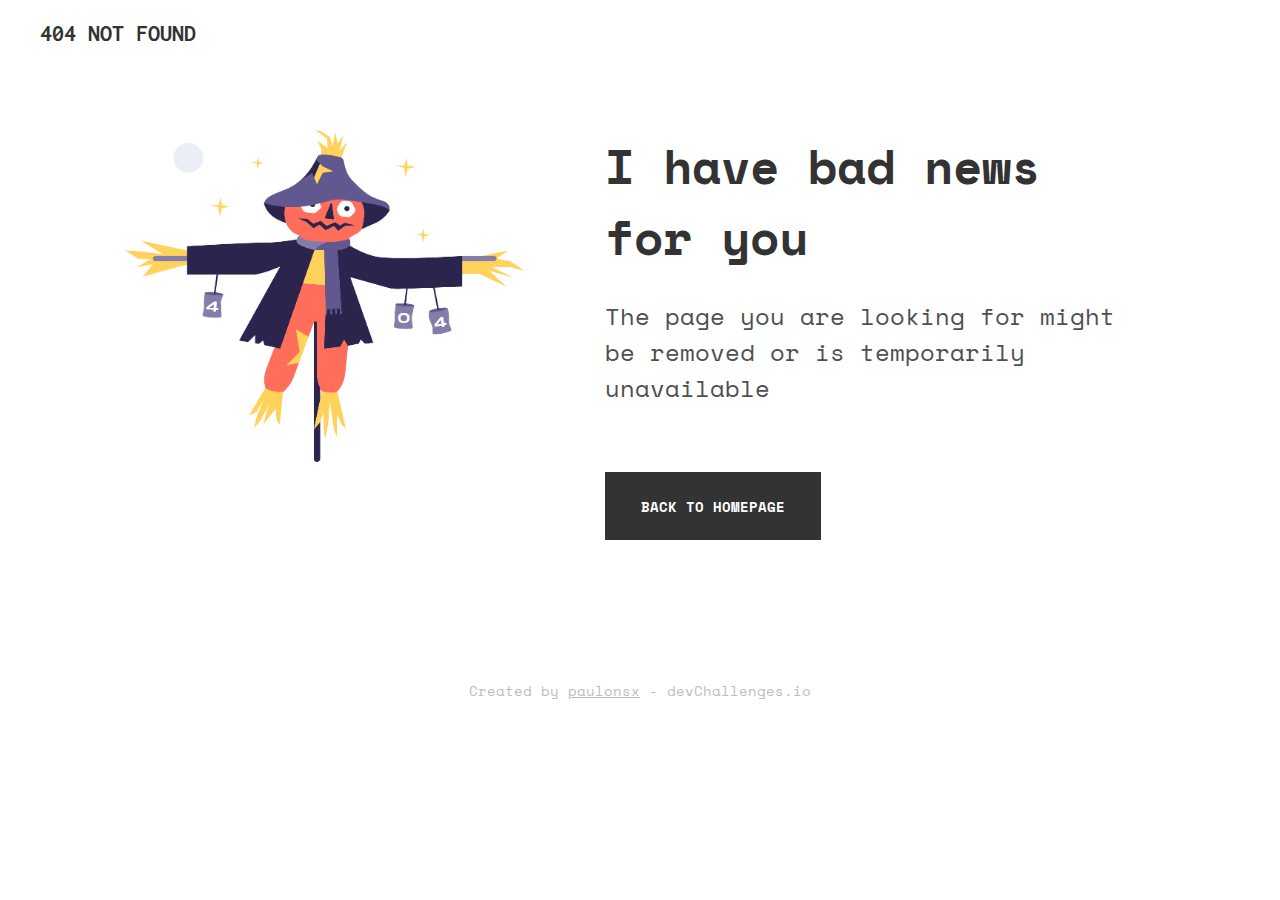
<file: 404-not-found/index.html>
<!DOCTYPE html>
<html lang="en">
<head>
    <meta charset="UTF-8">
    <meta http-equiv="X-UA-Compatible" content="IE=edge">
    <meta name="viewport" content="width=device-width, initial-scale=1.0">
    <link rel="stylesheet" href="assets/css/style.css">
    <link rel="shortcut icon" href="assets/img/devchallenges-favicon.png" type="image/x-icon">
    <title>404 Page</title>
</head>
<body>
    <h1 id="header">404 not found</h1>

    <div class="container">

        <div class="left-side">
            <img src="assets/img/Scarecrow.png" alt="Scarecrow">
        </div>

        <div class="right-side">
            <h1>I have bad news for you</h1>
            <p>The page you are looking for might be removed or is temporarily unavailable</p>
            <a href="#"><button>back to homepage</button></a>
        </div>

    </div>

    <footer id="footer"><p>Created by <a href="https://devchallenges.io/portfolio/paulonsx" target="_blank">paulonsx</a> - devChallenges.io</p></footer>

</body>
</html>
</file>
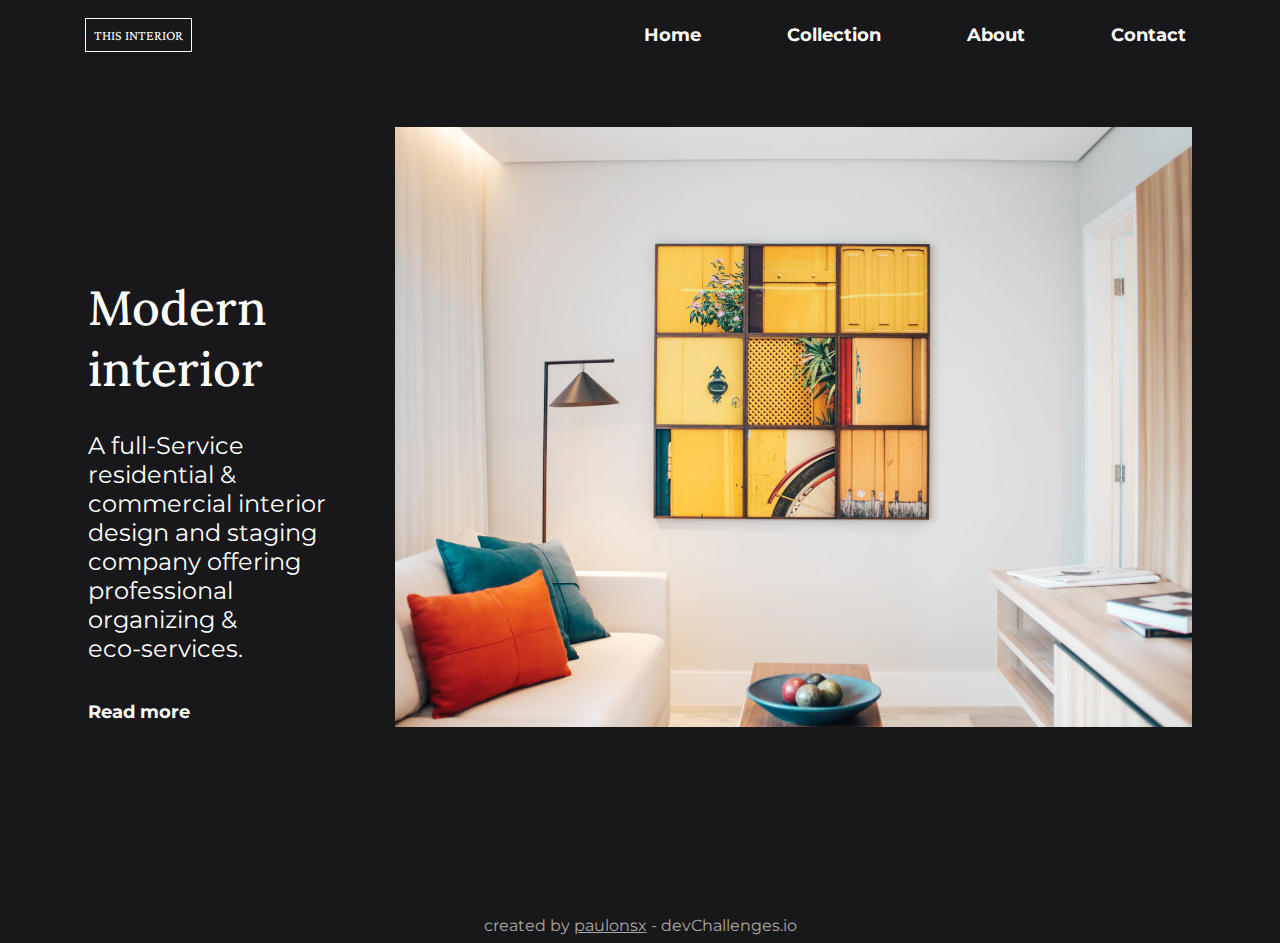
<file: interior-consultant-master/index.html>
<!DOCTYPE html>
<html lang="en">
<head>
  <meta charset="UTF-8">
  <meta http-equiv="X-UA-Compatible" content="IE=edge">
  <meta name="viewport" content="width=device-width, initial-scale=1.0">
  <link rel="stylesheet" href="assets/style.css">
  <link rel="stylesheet" media="(max-width:450px)" href="assets/mobile.css">
  <link rel="shortcut icon" href="assets/img/devchallenges.png" type="image/x-icon">
  <title>Interior consultant</title>
</head>
<body>
  <header class="header">
    <span id="logo">This interior</span>
    <nav id="nav">
      <button id="btn-mobile"><span id="burguer"></span></button>
      <div class="mobile-menu-container">
        <ul id="menu">
          <li><a href="#" class="button">Home</a></li>
          <li><a href="#" class="button">Collection</a></li>
          <li><a href="#" class="button">About</a></li>
          <li><a href="#" class="button">Contact</a></li>
        </ul>
      </div>
    </nav>
  </header>

  <main>
    <div class="content">
      <h1 class="title">Modern interior</h1>
      <p class="description">A full-Service residential & commercial interior design and staging company offering professional organizing & <br>eco-services.</br></p>
      <a href="#" class="button">Read more</a>
    </div>
    <img class="interior-img" src="assets/img/photo1.png" alt="interior">
  </main>

  <div class="card">
      <div  class="card-img">
        <img src="assets/img/photo2.png" alt="Aliza Webber picture">
      </div>
      <div class="card-name-position">
        <p class="name">Aliza Webber</p>
        <p class="position">Interior designer</p>
      </div>
      <h2 class="author">Designed in 2020 by Aliza Webber</h2>
  </div>

  <footer>created by <a href="https://devchallenges.io/portfolio/paulonsx" target="_blank">paulonsx</a> - devChallenges.io</footer>

  <script src="assets/script.js"></script>
</body>
</html>
</file>
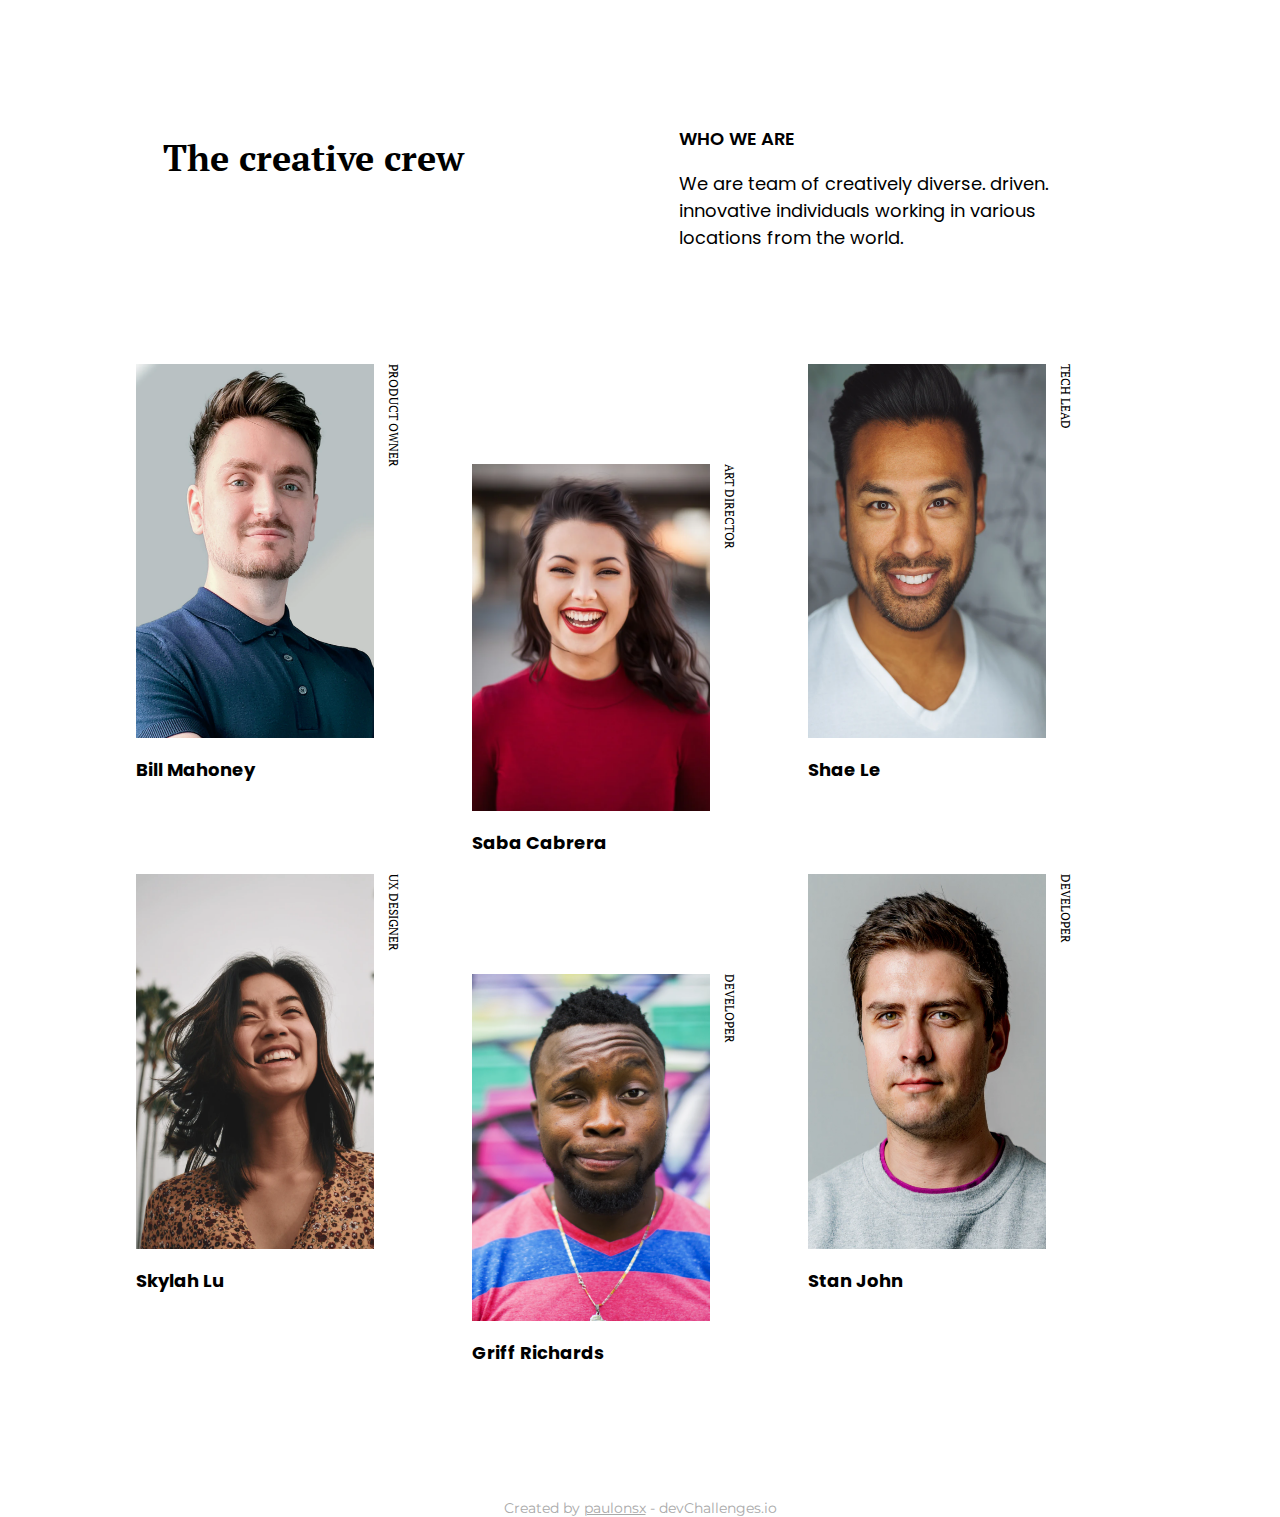
<file: my-team-page-master/index.html>
<!DOCTYPE html>
<html lang="en">
<head>
  <meta charset="UTF-8">
  <meta http-equiv="X-UA-Compatible" content="IE=edge">
  <meta name="viewport" content="width=device-width, initial-scale=1.0">
  <link rel="stylesheet" href="assets/style.css">
  <link rel="stylesheet" media="(max-width: 500px)" href="assets/mobile.css">
  <link rel="shortcut icon" href="assets/img/devchallenges.png" type="image/x-icon">
  <title>Team page challenge</title>
</head>
<body>
    <div class="content">

      <header>
        <h1>The creative crew</h1>
        <div class="title-box">
          <h2>Who we are</h2>
          <p>We are team of creatively diverse. driven. innovative individuals working in various locations from the world.</p>
        </div>
      </header>

      <main>
        <div class="card">
          <img src="assets/img/photo1.png" alt="Bill Mahoney">
          <p class="position">Product owner</p>
          <p class="name">Bill Mahoney</p>
        </div>
        <div class="card midle-card">
          <img src="assets/img/photo2.png" alt="Saba Cabrera">
          <p class="position">Art Director</p>
          <p class="name">Saba Cabrera</p>
        </div>
        <div class="card">
          <img src="assets/img/photo3.png" alt="Shae Le">
          <p class="position">Tech Lead</p>
          <p class="name">Shae Le</p>
        </div>
        <div class="card">
          <img src="assets/img/photo4.png" alt="Skylah Lu">
          <p class="position">UX Designer</p>
          <p class="name">Skylah Lu</p>
        </div>
        <div class="card midle-card">
          <img src="assets/img/photo5.png" alt="Griff Richards">
          <p class="position">Developer</p>
          <p class="name">Griff Richards</p>
        </div>
        <div class="card">
          <img src="assets/img/photo6.png" alt="Stan john">
          <p class="position">Developer</p>
          <p class="name">Stan John</p>
        </div>
      </main>

    </div>

    <footer>Created by <a href="https://devchallenges.io/portfolio/paulonsx" target="_blank">paulonsx</a> - devChallenges.io</footer>
</body>
</html>
</file>
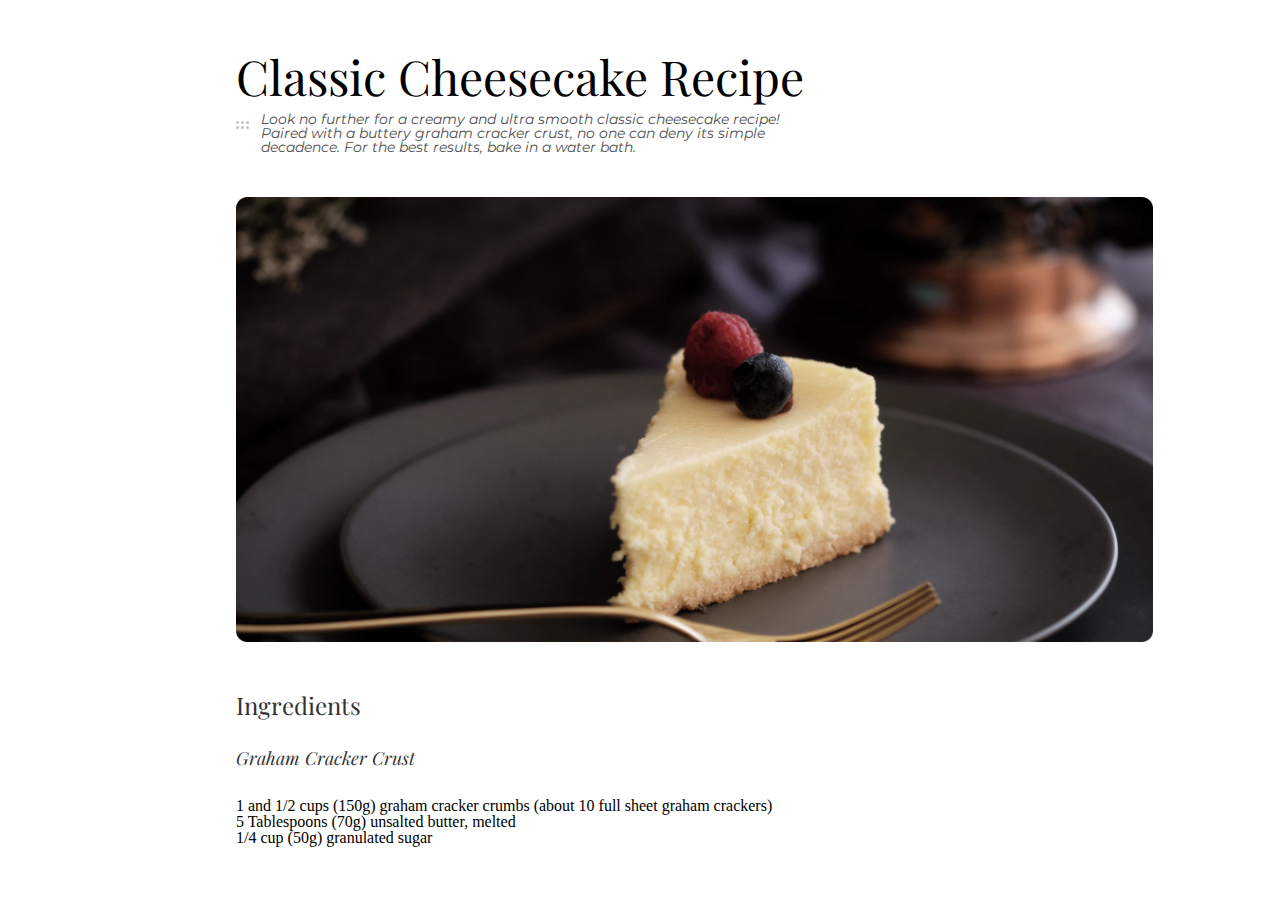
<file: recipe-page-master/index.html>
<!DOCTYPE html>
<html lang="en">
<head>
  <meta charset="UTF-8">
  <meta http-equiv="X-UA-Compatible" content="IE=edge">
  <meta name="viewport" content="width=device-width, initial-scale=1.0">
  <link rel="shortcut icon" href="assets/img/devchallenges.png" type="image/x-icon">
  <link rel="stylesheet" href="assets/reset.css">
  <link rel="stylesheet" href="assets/style.css">
  <link rel="stylesheet" href="assets/components/header.css">
  <title>Recipe Blog</title>
</head>
<body>
   <header class="header">
    <h1 class="title-header">Classic Cheesecake Recipe</h1>
    <div class="paragraph-box">
      <p class="paragraph-header">Look no further for a creamy and ultra smooth classic cheesecake recipe! Paired with a buttery graham cracker crust, no one can deny its simple decadence. For the best results, bake in a water bath.</p>
    </div>
   </header>
   <img class="banner" src="assets/img/photo1.png" alt="Cheesecake image">

   <section class="ingredients-container">

    <h2 class="ingredients-title">Ingredients</h2>

    <div class="ingredients-list-box">

      <p class="ingredients-subtitle">Graham Cracker Crust</p>
      <ul class="ingredients-list">
            <li> 1 and 1/2 cups (150g) <span>graham cracker crumbs</span> (about 10 full sheet graham crackers)</li>
            <li> 5 Tablespoons (70g) <span>unsalted butter</span>, melted</li>
            <li> 1/4 cup (50g) <span>granulated sugar</span></li>
      </ul>

    </div>

   </section>

</body>
</html>
</file>
<file: 404-not-found/assets/css/style.css>
@import url('https://fonts.googleapis.com/css2?family=Inconsolata:wght@700&family=Montserrat:wght@700&family=Space+Mono:wght@400;700&display=swap');

* {
    margin: 0;
} 

img {
    max-width: 33.125rem;
}

h1 {
    font-family: 'Space Mono', monospace;
    font-weight: 700;
    font-size: 4rem;
    color: #333333;
}

p {
    font-family: 'Space Mono', monospace;
    font-weight: 400;
    font-size: 1.5rem;
    color: #4F4F4F;
}

button {
    background-color: #333333;
    width: 13.5rem;
    height: 4.25rem;
    border: none;
    font-family: 'Space Mono', monospace;
    font-weight: 700;
    font-size: 0.875rem;
    text-transform: uppercase;
    color: #FFFFFF;
    margin-top: 3.375rem;
    padding: 0.625rem 0.625rem;
}

#header {
    font-family: 'Inconsolata', monospace;
    text-transform: uppercase;
    font-size: 1.5rem;
    margin: 2.5rem 0 0 4.81rem;
}

.container {
    display: flex;
    justify-content: center;
    margin-top: 5.26rem;
    gap: 7.5rem;
    flex-wrap: wrap;
}

.right-side{
    max-width: 36.875rem;
}

.right-side p{
    margin: 1.625rem 11.25rem 0 0;


}

#footer {
    position:absolute; 
    bottom:0; 
    width:100%;
    text-align: center;
    font-family: 'Montserrat', sans-serif;
    margin-bottom: 0.75rem;
}

#footer p {
    font-size: 0.875rem;
    color: #BDBDBD;
}

#footer a {
    color: #BDBDBD;
}

@media (max-width: 81.25rem){

button{
    margin-left: 1.5rem;
    margin: 4.125rem 0 0 2.5rem;
}

img {
    max-width: 25rem;
}

h1 {
    margin: 0 2.5rem 0 2.5rem;
    font-size: 3rem;
}

#footer {
    margin-top: 8.75rem;
    margin-bottom: 0.75rem;
    position:relative; 
}

#header {
    margin: 1.25rem 0 0 2.5rem;
}

.container {
    gap: 2.5rem;
}

.right-side p{
    margin: 1.625rem 1.25rem 0 2.5rem;
}

}
</file>
<file: interior-consultant-master/assets/style.css>
@import url('https://fonts.googleapis.com/css2?family=Crimson+Pro:wght@200&family=Lora:wght@500;700&family=Montserrat:wght@400;500;700&display=swap');

body {
    background-color: #181719;
}

#btn-mobile {
    display: none;
}

.header {
    display: flex;
    justify-content: space-between;
    align-items: center;
}

#logo {
    font-family: 'Crimson Pro', serif;
    font-size: 0.875rem;
    text-transform: uppercase;
    border: 0.0625rem solid #FFF;
    padding: 0.5rem;
    margin-left: 4.8125rem;
    color: #FFF;
}

#menu {
    display: flex;
    list-style: none;
}

.button {
    font-family: 'Montserrat', sans-serif;
    font-weight: 700;
    font-size: 1.125rem;
    text-decoration: none;
    margin-right: 5.375rem;
    color: #FFF;
}

.button:hover {
    padding-bottom: 0.5rem;
    border-bottom: 0.125rem solid #FFF;
}

/*Header end*/

main {
    display: flex;
    justify-content: space-between;
    margin-top: 4.0625rem;
}

.content {
    max-width: 25.625rem;
    margin: 5rem 3.75rem 0 5rem;

}

.title {
    margin-top: 4.375rem;
    font-family: 'Lora', serif;
    font-size: 3rem;
    font-weight: 500;
    color: #FFF;
}

.description {
    font-family: 'Montserrat', sans-serif; 
    font-size: 1.5rem;
    margin-bottom: 2.375rem;
    color: #FFF;
}

.interior-img {
    height: 37.5rem;
    width: 50rem;
    margin-right: 5rem;
}

/*Card*/

.card {
    position:relative; 
    top: -5rem; 
    left: 85.625rem;
    display: flex;
    flex-wrap: wrap;
    max-width: 25.625rem;
    max-height: 11.8125rem;
    background-color: #181719;
    box-shadow: 0 0.25rem 0.25rem rgba(0, 0, 0, 0.25);
    
}

.card-img {
    margin: 0.625rem 0 0 1.625rem;
    width: 5.3125rem;
    height: 4.5rem;
}

.card-img img {
    width: 100%;
    height: 100%; 
    border-radius: 50%;
}

.card-name-position {
    margin: 0.875rem 0 0 1rem;
}

.name {
    font-family: 'Montserrat';
    font-weight: 500;
    font-size: 0.875rem;
    color: #FFF;
}

.position {
    font-family: 'Montserrat';
    font-weight: 500;
    font-size: 0.75rem;
    color: #828282;
}

.author {
    padding-right: 9.375rem;
    font-family: 'Lora';
    margin-left: 1.625rem;
    font-size: 1.5rem;
    color: #FFF;
}

/*Card end*/

footer {
    font-family: 'Montserrat';
    text-align: center;
    color: #A9A9A9;
}

footer a {
    color: #A9A9A9;
}
</file>
<file: interior-consultant-master/assets/mobile.css>
/*Animation button and menu*/

#btn-mobile {
    display: flex;
    padding: .5rem 1rem;
    font-size: 1rem;
    border: none;
    cursor: pointer;
    color: #FFF;
    background: #181719;
}

#burguer {
    border-top: 0.1875rem solid #FFF;
    width: 1.75rem;
}

#burguer::after, #burguer::before {
    content: '';
    display: block;
    width: 1.75rem;
    height: 0.1875rem;
    margin-top: 0.3125rem;
    transition: .3s;
    position: relative;
    background: currentColor;
}

#nav.active #burguer {
    border-top-color: transparent;
}

#nav.active #burguer::before {
    transform: rotate(135deg);
}

#nav.active #burguer::after {
    transform: rotate(-135deg);
    top: -0.4375rem;
}

.mobile-menu-container {
    display: block;
    position: absolute;
    width: 100%;
    padding-top: 50%;
    right: 0;
    height: 0;
    transition: .6s;
    z-index: 1000;
    visibility: hidden;
    overflow-y: hidden;
    text-align: center;
    background: #181719;
}

#menu {
    padding: 0;
    display: inline-block;
}

#nav.active .mobile-menu-container {
    height: 100vh;
    visibility: visible;
}

#logo.active {
    visibility: hidden;
}

.mobile-menu-container .button {
    margin: 0;
    display: block;
    margin-bottom: 2rem;
    padding-bottom: 0.5rem;
    border-bottom: 0.125rem solid #181719;
}

.mobile-menu-container .button:hover {
    padding-bottom: 0.5rem;
    border-bottom: 0.125rem solid #FFF;
}

/*Animation button and menu - end*/

 #logo {
    margin-left: 0;
 }

 main {
    flex-wrap: wrap;
    margin-top: 0;
}


.content {
    margin: 0 3.75rem 0 0;

}

.interior-img {
    height: 17.5rem;
    width: 26.875rem;
    margin: 2.1875rem 0 0 0;
}

.card {
    top: -55px; 
    left:25px;
    max-width: 23.125rem;
    max-height: 11.8125rem;
}

.card-img {
    width: 3.875rem;
    height: 3.25rem;
}

.card-name-position {
    margin: 0 0 0 1rem;
}

.author {
    margin-left: 1.625rem;
    font-size: 1.25rem;
}

footer {
    margin-top: 1.25rem;
}
</file>
<file: my-team-page-master/assets/style.css>
@import url('https://fonts.googleapis.com/css2?family=Montserrat:wght@500&family=PT+Serif:wght@700&family=Poppins:wght@400;600;700&display=swap');


body {
    margin: 0;
    font-family: 'Poppins', sans-serif; 
}

.content {
    display: flex;
    flex-wrap: wrap;
    justify-content: center; 
}

header {
    display: flex;
    justify-content: center;
    margin-top: 110px;
}

.title-box {
    max-width: 439px;
}

h1 {
    font-family: 'PT Serif', serif;
    font-size: 36px;
    margin-right: 215px;
}

h2 {
    font-weight: 600;
    text-transform: uppercase;
    font-size: 18px;
}

p {
    font-size: 18px;
}

/*Header end*/

main {
    margin-top: 95px;
    display: flex;
    flex-wrap: wrap;
    justify-content: center;
     max-width: 1050px; 
}

img {
    max-width: 238px;
    max-height: 427px;
}

.card {
    display: flex;
    flex-wrap: wrap;
    max-width: 280px;
    max-height: 470px;
    margin-right: 56px;
}

.position {
    font-family: 'PT Serif', serif;
    font-size: 12px;
    font-weight: 400;
    text-transform: uppercase;
    writing-mode: vertical-rl;
}

.name {
    font-weight: bold;
}

.midle-card {
    margin-top: 100px;
}

footer {
    text-align: center;
    margin-top: 115px;  
    font-family: 'Montserrat', sans-serif;
    font-size: 14px;
    color: #A9A9A9;
}

a {
    color: #A9A9A9;
}
</file>
<file: my-team-page-master/assets/mobile.css>
header {
    flex-wrap: wrap;
    margin: 70px 0 0 12px;
    justify-content: start;
}

h1 {
    margin: 0;
}

.title-box {
    margin-top: 38px;
}

/*Header end*/


main {
    margin-top: 66px;
}

.card {
    max-width: 180px;
}

.card:nth-child(1n){
   margin-right: 20px;
}

.card:nth-child(2n){
     margin-top: 60px; 
}

img {
    max-width: 138px;
    max-height: 261px;
} 

.midle-card {
    margin: 0;
}
</file>
<file: recipe-page-master/assets/style.css>
.ingredients-container {
    margin: 3rem 0 0 14.75rem;
}

.ingredients-title {
    font-family: var(--title-font);
    color: var(--gray-one);
    font-size: 1.5rem;
    margin-bottom: 2rem;
}

.ingredients-subtitle{
    font-family: var(--title-font);
    color: var(--gray-one);
    font-style: italic;
    font-weight: 400;
    font-size: 1.125rem;
    margin-bottom: 1.9375rem;

}
</file>
<file: recipe-page-master/assets/components/header.css>
.header {
    margin: 3.25rem 0 0 14.75rem;
    max-width: 37rem;
}
.title-header {
    font-family: var(--title-font);
    font-size: 3rem;
    margin-bottom: 0.75rem;
}

.paragraph-header {
    font-family: var(--paragraph-font);
    font-style: italic;
    font-size: 0.875rem;
    color: var(--gray-two);
}

.paragraph-box {
    display: flex;
    align-items: flex-start;
}

.paragraph-box::before {
    content: url(../img/6dots.svg);
    display: inline-flex;
    margin: 0.25rem 0.75rem 0 0;
}

.banner {
    margin: 2.6875rem 0 0 14.75rem;
    max-width: 60.625rem;
    max-height: 27.8125rem;
}
</file>
